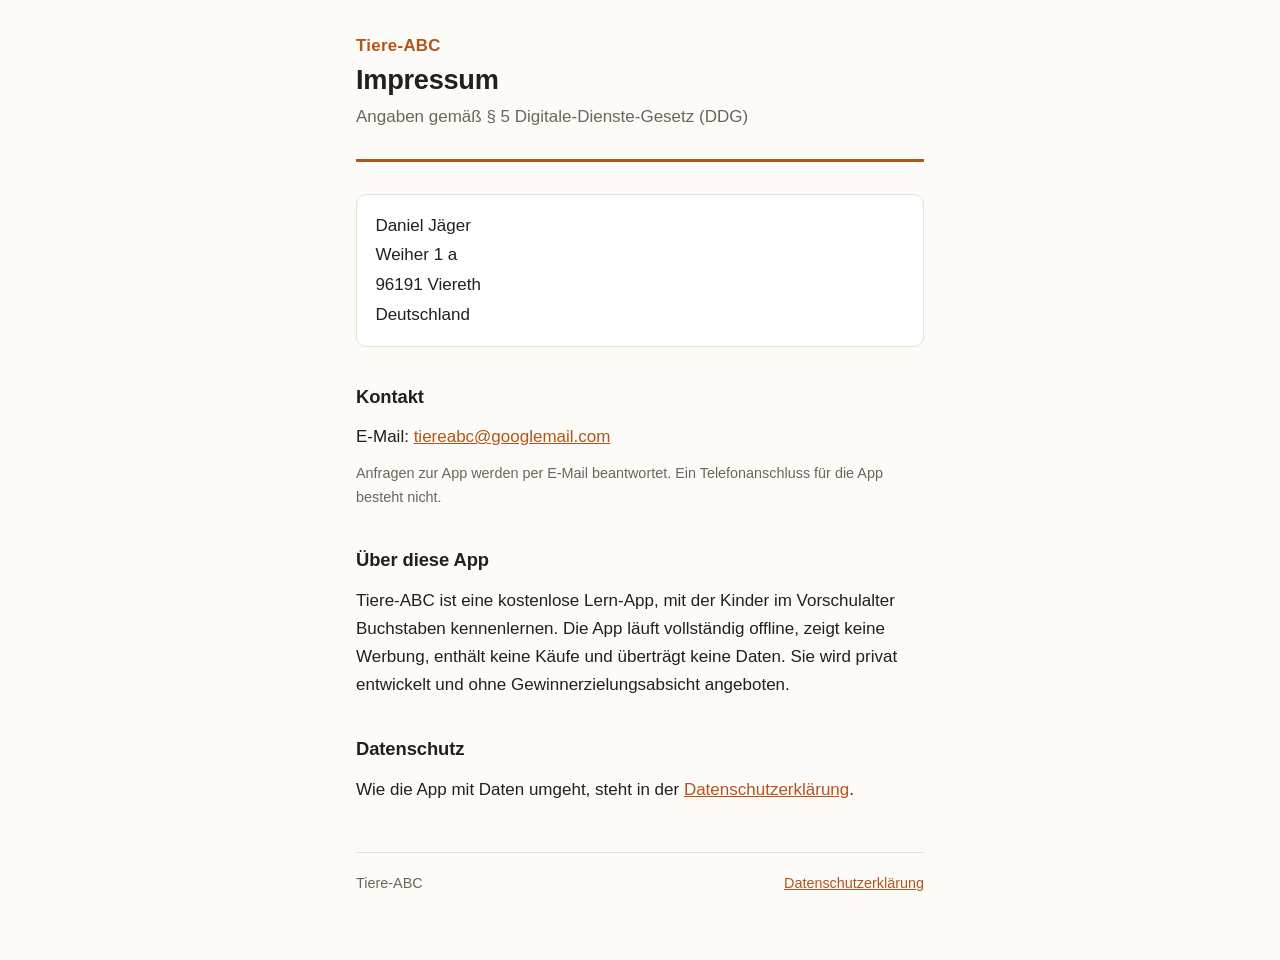
<file: index.html>
<!doctype html>
<html lang="de">
<head>
<meta charset="utf-8">
<meta name="viewport" content="width=device-width, initial-scale=1">
<title>Impressum – Tiere-ABC</title>
<meta name="description" content="Impressum und Kontakt zur Lern-App Tiere-ABC.">
<meta name="robots" content="index, follow">
<link rel="icon" href="data:image/svg+xml,%3Csvg xmlns='http://www.w3.org/2000/svg' viewBox='0 0 32 32'%3E%3Crect width='32' height='32' rx='7' fill='%23b4541a'/%3E%3Ctext x='16' y='23' font-size='20' font-family='sans-serif' font-weight='700' fill='%23fff' text-anchor='middle'%3EA%3C/text%3E%3C/svg%3E">
<link rel="stylesheet" href="style.css">
</head>
<body>
<div class="wrap">

<header class="site">
  <p class="appname">Tiere-ABC</p>
  <h1>Impressum</h1>
  <p class="lede">Angaben gemäß § 5 Digitale-Dienste-Gesetz (DDG)</p>
</header>

<main>

<div class="card">
  <address>
    <span>Daniel Jäger</span><br>
    <span>Weiher 1 a</span><br>
    <span>96191 Viereth</span><br>
    Deutschland
  </address>
</div>

<h2>Kontakt</h2>
<p>
  E-Mail: <a href="mailto:tiereabc@googlemail.com">tiereabc@googlemail.com</a>
</p>
<p class="meta">
  Anfragen zur App werden per E-Mail beantwortet. Ein Telefonanschluss für die App
  besteht nicht.
</p>

<h2>Über diese App</h2>
<p>
  Tiere-ABC ist eine kostenlose Lern-App, mit der Kinder im Vorschulalter Buchstaben
  kennenlernen. Die App läuft vollständig offline, zeigt keine Werbung, enthält keine
  Käufe und überträgt keine Daten. Sie wird privat entwickelt und ohne
  Gewinnerzielungsabsicht angeboten.
</p>

<h2>Datenschutz</h2>
<p>
  Wie die App mit Daten umgeht, steht in der
  <a href="datenschutz.html">Datenschutzerklärung</a>.
</p>

</main>

<footer class="site">
  <span>Tiere-ABC</span>
  <span><a href="datenschutz.html">Datenschutzerklärung</a></span>
</footer>

</div>
</body>
</html>
</file>
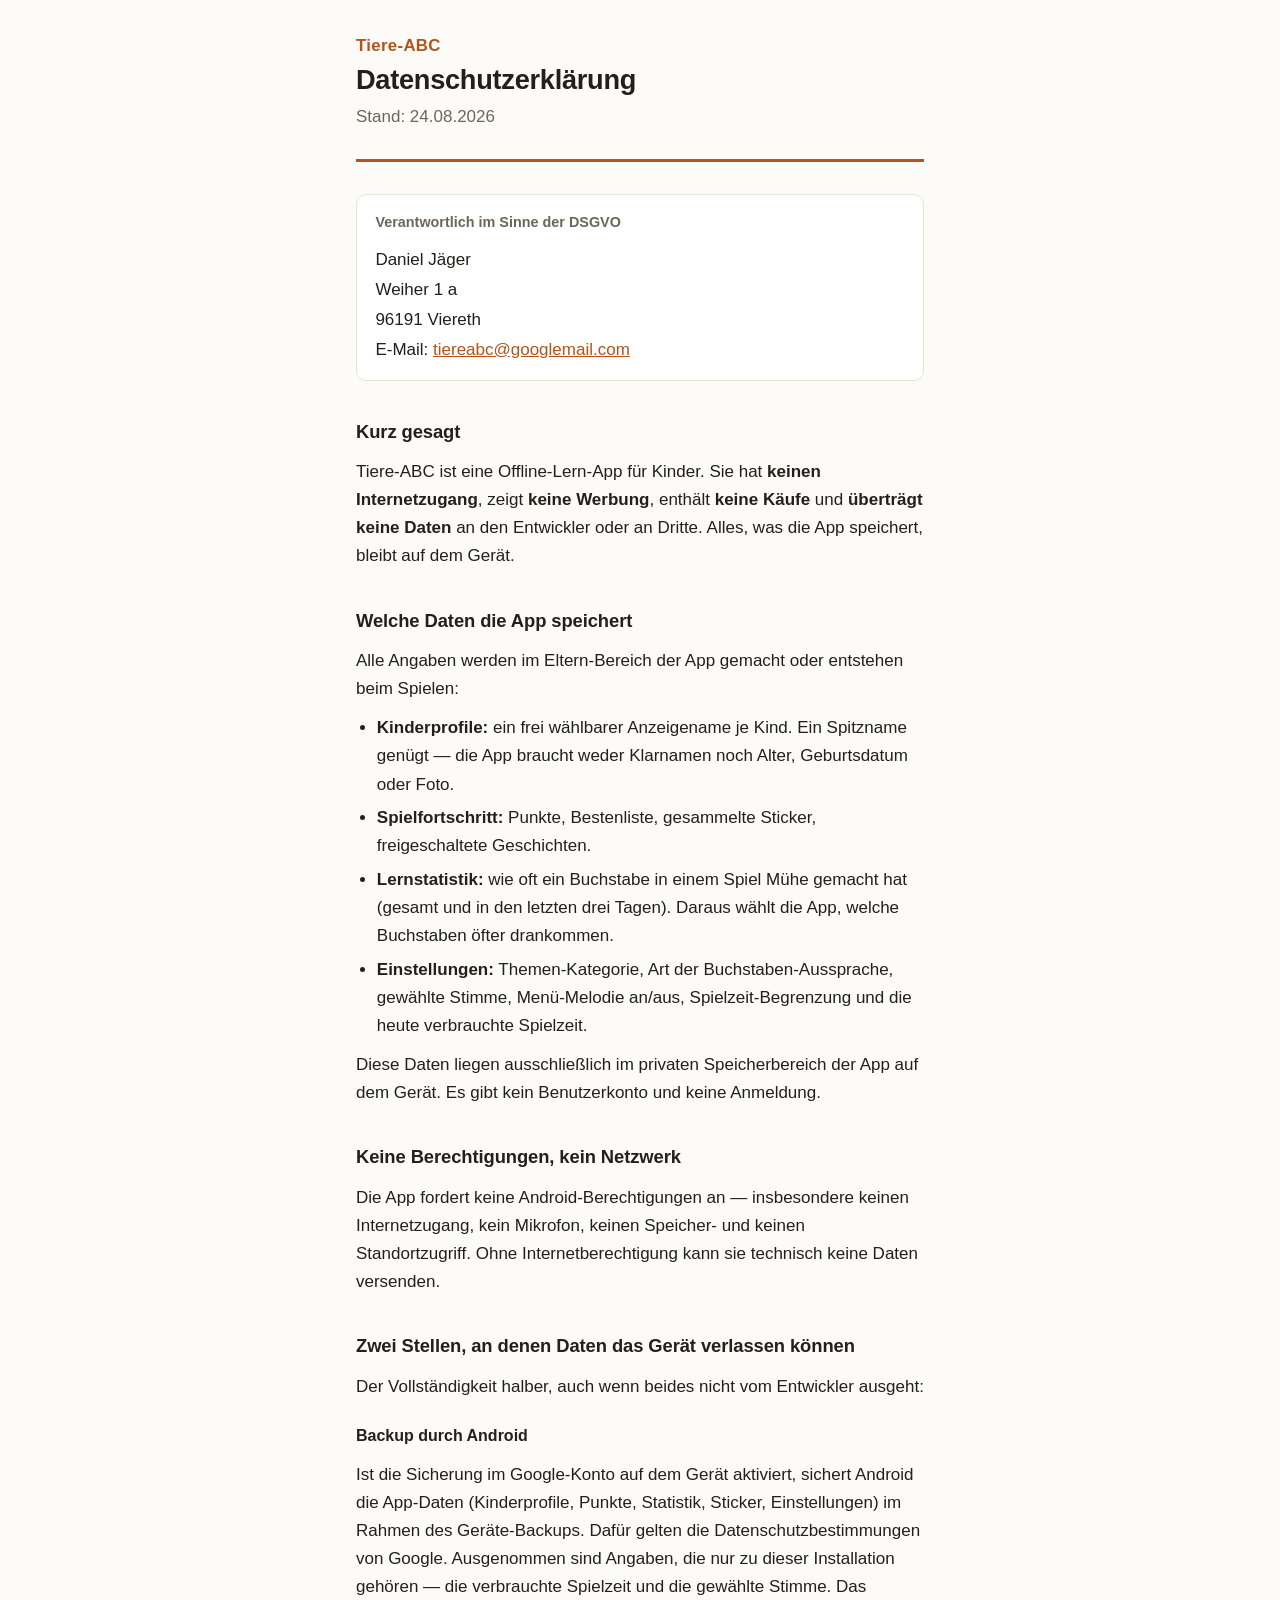
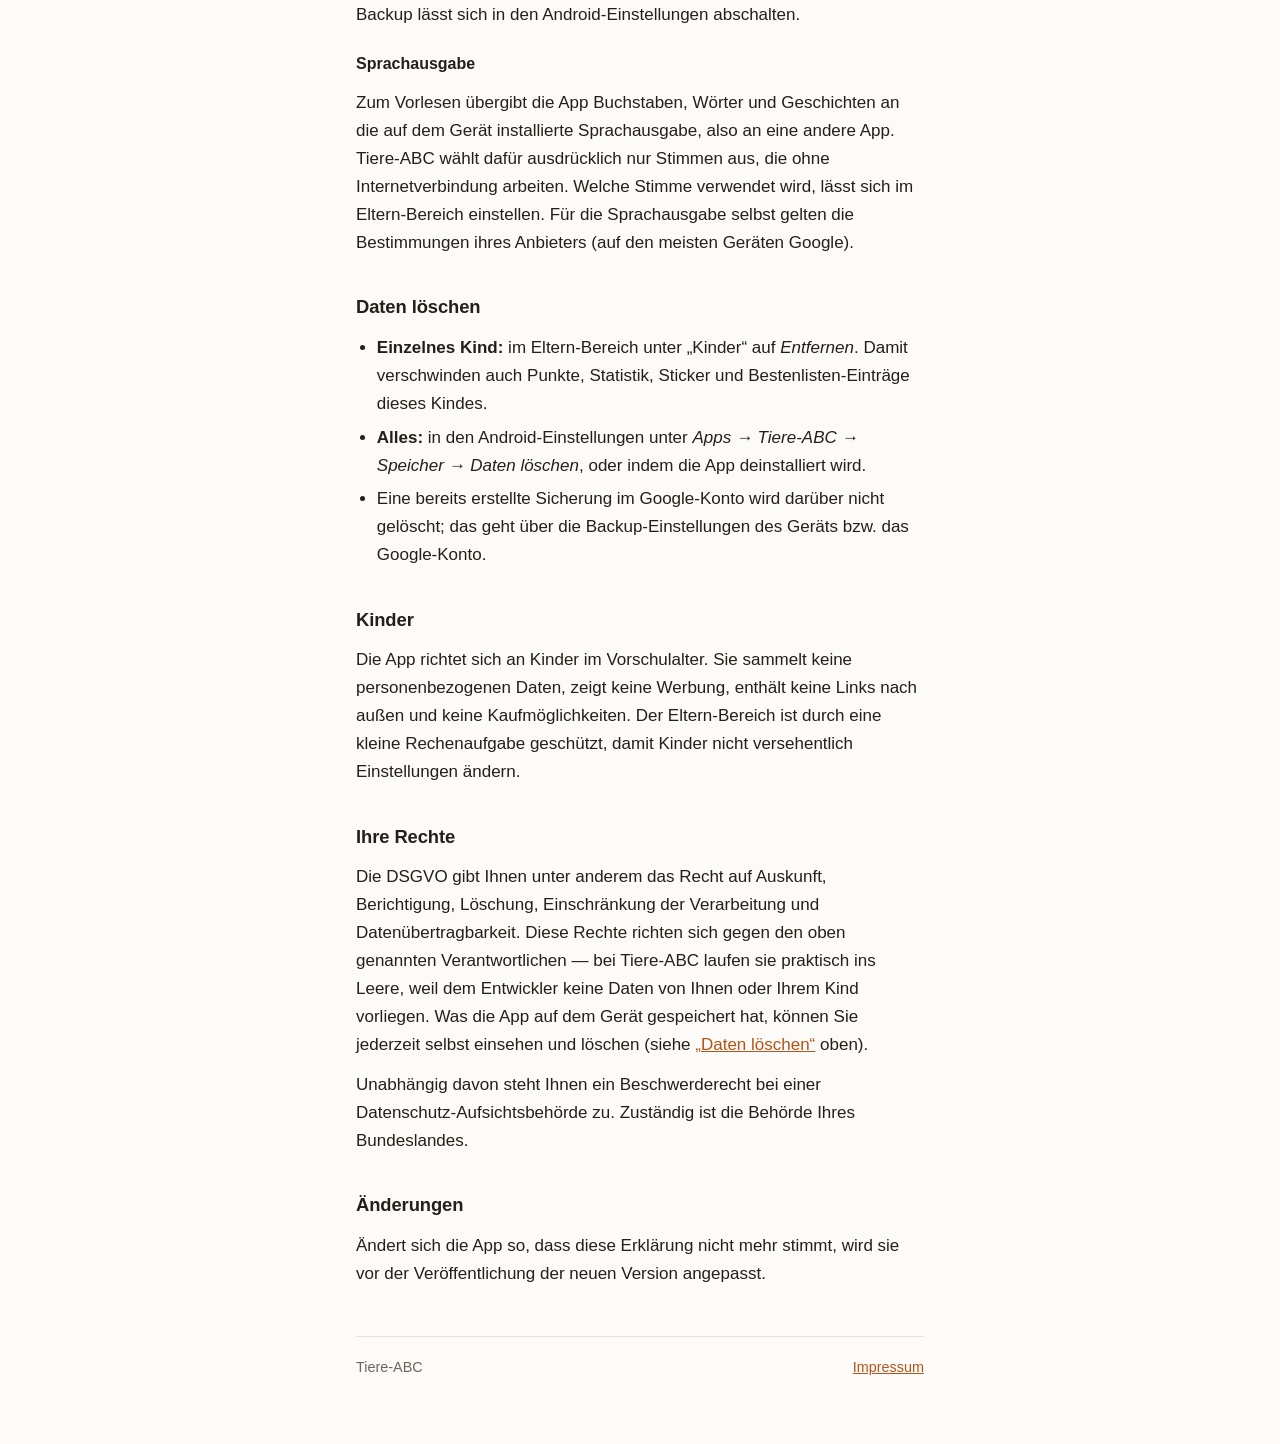
<file: datenschutz.html>
<!doctype html>
<html lang="de">
<head>
<meta charset="utf-8">
<meta name="viewport" content="width=device-width, initial-scale=1">
<title>Datenschutzerklärung – Tiere-ABC</title>
<meta name="description" content="Datenschutzerklärung der Lern-App Tiere-ABC: keine Datenübertragung, keine Werbung, keine Berechtigungen.">
<meta name="robots" content="index, follow">
<link rel="icon" href="data:image/svg+xml,%3Csvg xmlns='http://www.w3.org/2000/svg' viewBox='0 0 32 32'%3E%3Crect width='32' height='32' rx='7' fill='%23b4541a'/%3E%3Ctext x='16' y='23' font-size='20' font-family='sans-serif' font-weight='700' fill='%23fff' text-anchor='middle'%3EA%3C/text%3E%3C/svg%3E">
<link rel="stylesheet" href="style.css">
</head>
<body>
<div class="wrap">

<header class="site">
  <p class="appname">Tiere-ABC</p>
  <h1>Datenschutzerklärung</h1>
  <p class="lede">Stand: 24.08.2026</p>
</header>

<main>

<div class="card">
  <p class="meta"><strong>Verantwortlich im Sinne der DSGVO</strong></p>
  <address>
    <span>Daniel Jäger</span><br>
    <span>Weiher 1 a</span><br>
    <span>96191 Viereth</span><br>
    E-Mail: <a href="mailto:tiereabc@googlemail.com"><span>tiereabc@googlemail.com</span></a>
  </address>
</div>

<h2>Kurz gesagt</h2>
<p>
  Tiere-ABC ist eine Offline-Lern-App für Kinder. Sie hat <strong>keinen Internetzugang</strong>,
  zeigt <strong>keine Werbung</strong>, enthält <strong>keine Käufe</strong> und
  <strong>überträgt keine Daten</strong> an den Entwickler oder an Dritte. Alles, was die App
  speichert, bleibt auf dem Gerät.
</p>

<h2>Welche Daten die App speichert</h2>
<p>Alle Angaben werden im Eltern-Bereich der App gemacht oder entstehen beim Spielen:</p>
<ul>
  <li><strong>Kinderprofile:</strong> ein frei wählbarer Anzeigename je Kind. Ein Spitzname
    genügt — die App braucht weder Klarnamen noch Alter, Geburtsdatum oder Foto.</li>
  <li><strong>Spielfortschritt:</strong> Punkte, Bestenliste, gesammelte Sticker,
    freigeschaltete Geschichten.</li>
  <li><strong>Lernstatistik:</strong> wie oft ein Buchstabe in einem Spiel Mühe gemacht hat
    (gesamt und in den letzten drei Tagen). Daraus wählt die App, welche Buchstaben öfter
    drankommen.</li>
  <li><strong>Einstellungen:</strong> Themen-Kategorie, Art der Buchstaben-Aussprache, gewählte
    Stimme, Menü-Melodie an/aus, Spielzeit-Begrenzung und die heute verbrauchte Spielzeit.</li>
</ul>
<p>
  Diese Daten liegen ausschließlich im privaten Speicherbereich der App auf dem Gerät.
  Es gibt kein Benutzerkonto und keine Anmeldung.
</p>

<h2>Keine Berechtigungen, kein Netzwerk</h2>
<p>
  Die App fordert keine Android-Berechtigungen an — insbesondere keinen Internetzugang, kein
  Mikrofon, keinen Speicher- und keinen Standortzugriff. Ohne Internetberechtigung kann sie
  technisch keine Daten versenden.
</p>

<h2>Zwei Stellen, an denen Daten das Gerät verlassen können</h2>
<p>Der Vollständigkeit halber, auch wenn beides nicht vom Entwickler ausgeht:</p>

<h3>Backup durch Android</h3>
<p>
  Ist die Sicherung im Google-Konto auf dem Gerät aktiviert, sichert Android die App-Daten
  (Kinderprofile, Punkte, Statistik, Sticker, Einstellungen) im Rahmen des Geräte-Backups.
  Dafür gelten die Datenschutzbestimmungen von Google. Ausgenommen sind Angaben, die nur zu
  dieser Installation gehören — die verbrauchte Spielzeit und die gewählte Stimme. Das Backup
  lässt sich in den Android-Einstellungen abschalten.
</p>

<h3>Sprachausgabe</h3>
<p>
  Zum Vorlesen übergibt die App Buchstaben, Wörter und Geschichten an die auf dem Gerät
  installierte Sprachausgabe, also an eine andere App. Tiere-ABC wählt dafür ausdrücklich nur
  Stimmen aus, die ohne Internetverbindung arbeiten. Welche Stimme verwendet wird, lässt sich
  im Eltern-Bereich einstellen. Für die Sprachausgabe selbst gelten die Bestimmungen ihres
  Anbieters (auf den meisten Geräten Google).
</p>

<h2 id="loeschen">Daten löschen</h2>
<ul>
  <li><strong>Einzelnes Kind:</strong> im Eltern-Bereich unter „Kinder“ auf <em>Entfernen</em>.
    Damit verschwinden auch Punkte, Statistik, Sticker und Bestenlisten-Einträge dieses Kindes.</li>
  <li><strong>Alles:</strong> in den Android-Einstellungen unter
    <em>Apps → Tiere-ABC → Speicher → Daten löschen</em>, oder indem die App deinstalliert wird.</li>
  <li>Eine bereits erstellte Sicherung im Google-Konto wird darüber nicht gelöscht; das geht über
    die Backup-Einstellungen des Geräts bzw. das Google-Konto.</li>
</ul>

<h2>Kinder</h2>
<p>
  Die App richtet sich an Kinder im Vorschulalter. Sie sammelt keine personenbezogenen Daten,
  zeigt keine Werbung, enthält keine Links nach außen und keine Kaufmöglichkeiten. Der
  Eltern-Bereich ist durch eine kleine Rechenaufgabe geschützt, damit Kinder nicht versehentlich
  Einstellungen ändern.
</p>

<h2>Ihre Rechte</h2>
<p>
  Die DSGVO gibt Ihnen unter anderem das Recht auf Auskunft, Berichtigung, Löschung,
  Einschränkung der Verarbeitung und Datenübertragbarkeit. Diese Rechte richten sich gegen den
  oben genannten Verantwortlichen — bei Tiere-ABC laufen sie praktisch ins Leere, weil dem
  Entwickler keine Daten von Ihnen oder Ihrem Kind vorliegen. Was die App auf dem Gerät
  gespeichert hat, können Sie jederzeit selbst einsehen und löschen (siehe
  <a href="#loeschen">„Daten löschen“</a> oben).
</p>
<p>
  Unabhängig davon steht Ihnen ein Beschwerderecht bei einer Datenschutz-Aufsichtsbehörde zu.
  Zuständig ist die Behörde Ihres Bundeslandes.
</p>

<h2>Änderungen</h2>
<p>
  Ändert sich die App so, dass diese Erklärung nicht mehr stimmt, wird sie vor der
  Veröffentlichung der neuen Version angepasst.
</p>

</main>

<footer class="site">
  <span>Tiere-ABC</span>
  <span><a href="index.html">Impressum</a></span>
</footer>

</div>
</body>
</html>
</file>
<file: style.css>
:root {
  --bg:      #fdfbf7;
  --fg:      #241f1a;
  --muted:   #6d655b;
  --accent:  #b4541a;
  --border:  #e9e1d5;
  --panel:   #ffffff;
  --todo-bg: #fff4d1;
  --todo-fg: #7a5600;
  --todo-br: #e8c469;
}

@media (prefers-color-scheme: dark) {
  :root {
    --bg:      #191714;
    --fg:      #eae5dd;
    --muted:   #a49b8e;
    --accent:  #f0955a;
    --border:  #332e28;
    --panel:   #211e1a;
    --todo-bg: #3a2f14;
    --todo-fg: #f5cf7a;
    --todo-br: #6b5622;
  }
}

* { box-sizing: border-box; }

html { -webkit-text-size-adjust: 100%; }

body {
  margin: 0;
  background: var(--bg);
  color: var(--fg);
  font-family: -apple-system, BlinkMacSystemFont, "Segoe UI", Roboto, "Helvetica Neue", Arial, sans-serif;
  font-size: 17px;
  line-height: 1.65;
  -webkit-font-smoothing: antialiased;
}

.wrap {
  max-width: 38rem;
  margin: 0 auto;
  padding: 2rem 1.25rem 4rem;
}

header.site {
  border-bottom: 3px solid var(--accent);
  padding-bottom: 1rem;
  margin-bottom: 2rem;
}

.appname {
  font-size: 1.05rem;
  font-weight: 700;
  letter-spacing: 0.02em;
  color: var(--accent);
  margin: 0 0 0.15rem;
}

.appname span { font-style: normal; }

h1 {
  font-size: 1.7rem;
  line-height: 1.25;
  margin: 0.2rem 0 0.4rem;
  letter-spacing: -0.01em;
}

h2 {
  font-size: 1.15rem;
  margin: 2.2rem 0 0.6rem;
  letter-spacing: -0.005em;
}

h3 {
  font-size: 1rem;
  margin: 1.4rem 0 0.3rem;
}

p, ul, ol { margin: 0.7rem 0; }

ul, ol { padding-left: 1.3rem; }

li { margin: 0.35rem 0; }

a { color: var(--accent); }

a:hover { text-decoration: none; }

.lede {
  color: var(--muted);
  margin-top: 0;
}

.card {
  background: var(--panel);
  border: 1px solid var(--border);
  border-radius: 10px;
  padding: 1rem 1.15rem;
  margin: 1rem 0;
}

.card p:first-child { margin-top: 0; }
.card p:last-child  { margin-bottom: 0; }

address {
  font-style: normal;
  line-height: 1.75;
}

.todo {
  background: var(--todo-bg);
  color: var(--todo-fg);
  border: 1px dashed var(--todo-br);
  border-radius: 5px;
  padding: 0.05em 0.4em;
  font-weight: 600;
  white-space: nowrap;
}

.meta {
  color: var(--muted);
  font-size: 0.9rem;
}

footer.site {
  margin-top: 3rem;
  padding-top: 1.2rem;
  border-top: 1px solid var(--border);
  color: var(--muted);
  font-size: 0.9rem;
  display: flex;
  flex-wrap: wrap;
  gap: 0.4rem 1.2rem;
  justify-content: space-between;
}

@media (max-width: 30rem) {
  body { font-size: 16px; }
  .wrap { padding: 1.5rem 1rem 3rem; }
  h1 { font-size: 1.45rem; }
}
</file>
